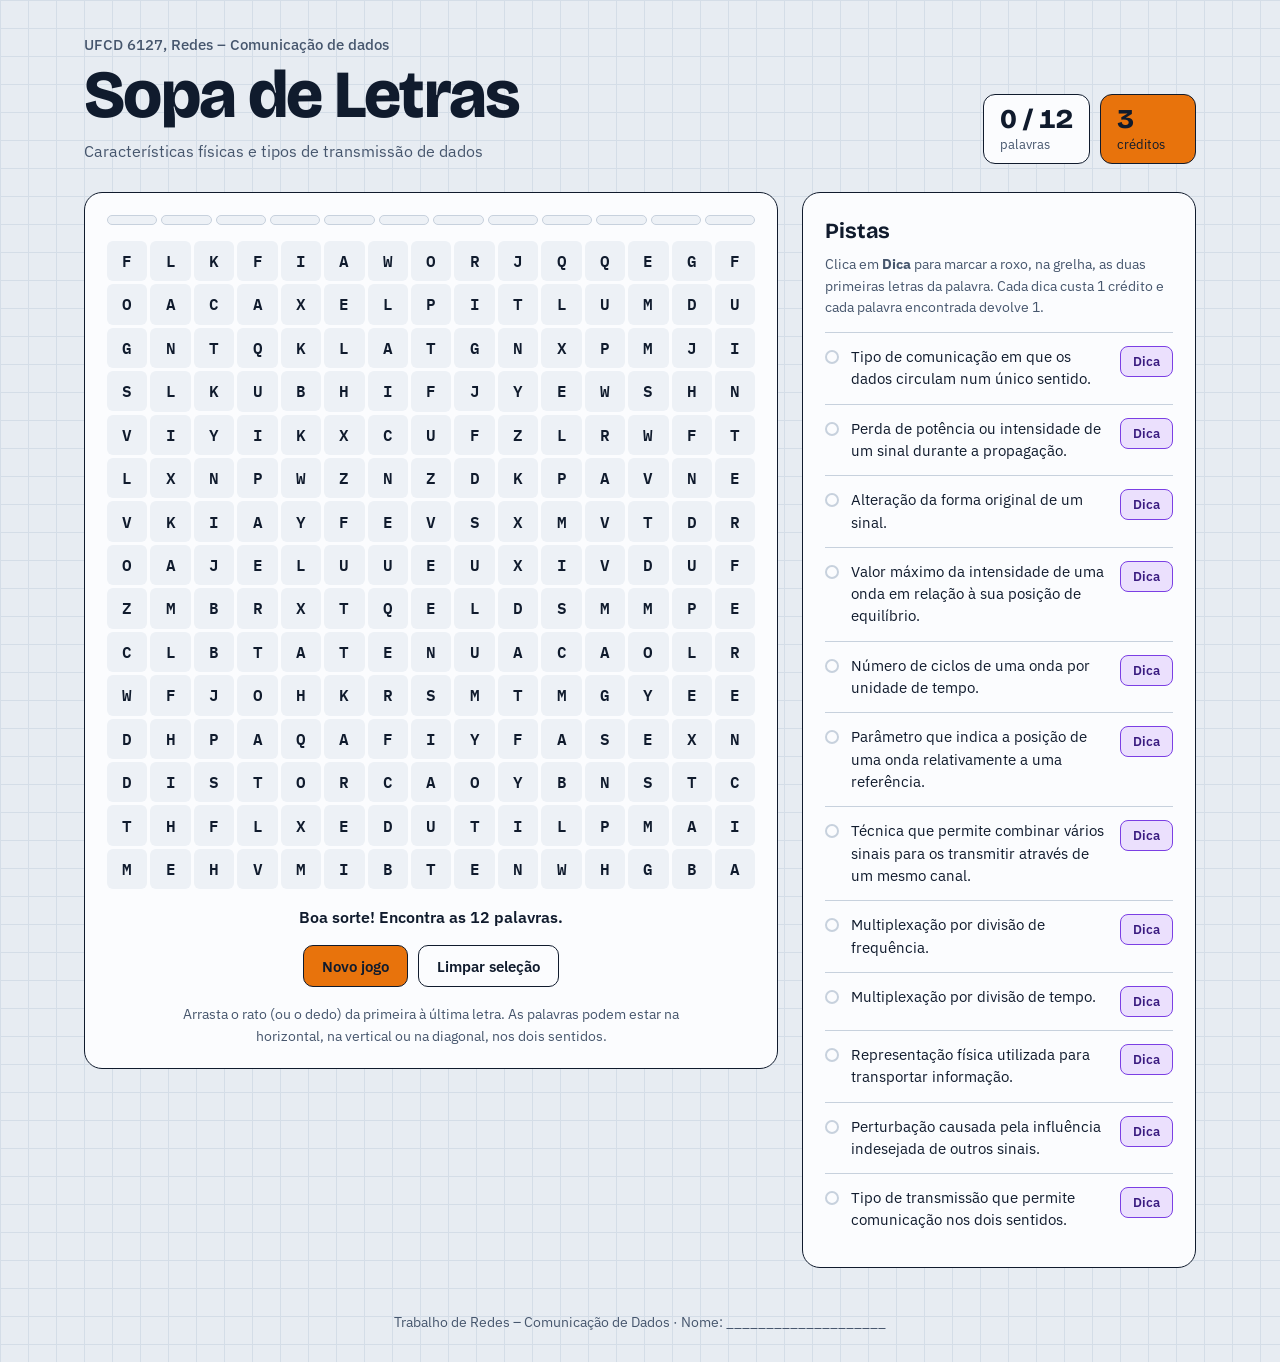
<file: index.html>
<!DOCTYPE html>
<html lang="pt">
<head>
  <meta charset="UTF-8">
  <meta name="viewport" content="width=device-width, initial-scale=1.0">
  <title>Sopa de Letras | Redes e Comunicação de Dados</title>
  <link rel="preconnect" href="https://fonts.googleapis.com">
  <link rel="preconnect" href="https://fonts.gstatic.com" crossorigin>
  <link href="https://fonts.googleapis.com/css2?family=Bricolage+Grotesque:opsz,wght@12..96,600..800&family=IBM+Plex+Mono:wght@500;600&family=IBM+Plex+Sans:wght@400;500;600&display=swap" rel="stylesheet">
  <link rel="stylesheet" href="style.css">
  <script src="config.js" defer></script>
  <script src="script.js" defer></script>
</head>
<body>
  <header class="top">
    <div class="top-title">
      <p class="course">UFCD 6127, Redes – Comunicação de dados</p>
      <h1>Sopa de Letras</h1>
      <p class="subtitle">Características físicas e tipos de transmissão de dados</p>
    </div>
    <div class="status" aria-label="Estado do jogo">
      <div class="stat">
        <span class="stat-value" id="counter">0 / 12</span>
        <span class="stat-label">palavras</span>
      </div>
      <div class="stat stat-credits">
        <span class="stat-value" id="credits">3</span>
        <span class="stat-label">créditos</span>
      </div>
    </div>
  </header>

  <main>
    <section class="board" aria-labelledby="board-title">
      <h2 id="board-title" class="visually-hidden">Grelha</h2>
      <div class="cable" id="progress" role="progressbar" aria-label="Palavras encontradas" aria-valuemin="0" aria-valuemax="12" aria-valuenow="0"></div>
      <div id="grid" aria-label="Grelha da sopa de letras"></div>
      <p id="message" aria-live="polite">Boa sorte!</p>
      <div class="actions">
        <button id="restart" type="button">Novo jogo</button>
        <button class="secondary" id="clear" type="button">Limpar seleção</button>
      </div>
      <p class="help">Arrasta o rato (ou o dedo) da primeira à última letra. As palavras podem estar na horizontal, na vertical ou na diagonal, nos dois sentidos.</p>
    </section>

    <aside class="clues-panel" aria-labelledby="clues-title">
      <h2 id="clues-title">Pistas</h2>
      <p class="hint-instructions">Clica em <strong>Dica</strong> para marcar a roxo, na grelha, as duas primeiras letras da palavra. Cada dica custa 1 crédito e cada palavra encontrada devolve 1.</p>
      <div class="clues" id="clues"></div>
    </aside>
  </main>

  <footer>
    Trabalho de Redes – Comunicação de Dados · Nome: ____________________
  </footer>

  <dialog id="reveal" aria-labelledby="reveal-word">
    <article class="reveal-card">
      <figure class="reveal-media">
        <img id="reveal-img" alt="">
      </figure>
      <div class="reveal-body">
        <p class="reveal-status" id="reveal-status">Palavra encontrada</p>
        <h3 id="reveal-word"></h3>
        <p class="reveal-meaning" id="reveal-meaning"></p>
        <div class="reveal-actions">
          <button id="reveal-close" type="button">Continuar</button>
        </div>
      </div>
    </article>
  </dialog>
</body>
</html>
</file>
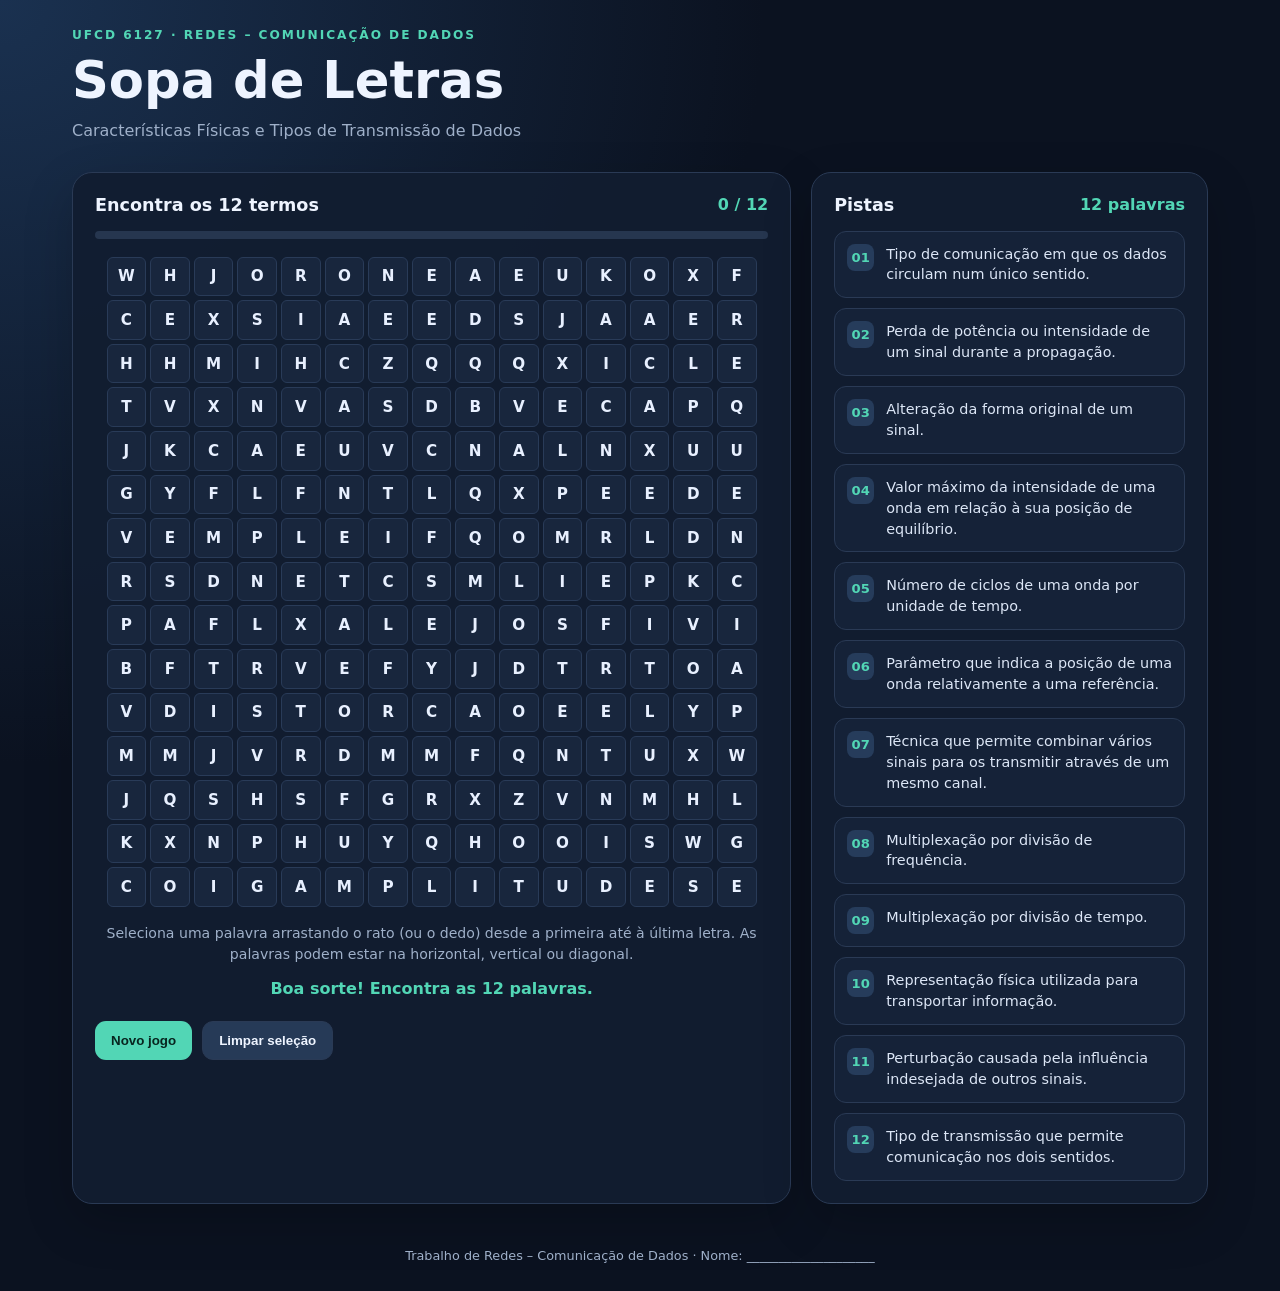
<file: sopa_de_letras_base.html>
<!DOCTYPE html>
<html lang="pt">
<head>
  <meta charset="UTF-8">
  <meta name="viewport" content="width=device-width, initial-scale=1.0">
  <title>Sopa de Letras | Redes e Comunicação de Dados</title>
  <style>
    :root {
      --bg: #0b1220;
      --panel: #121d30;
      --panel-2: #18263d;
      --text: #eef4ff;
      --muted: #9fb0c9;
      --accent: #52d6b5;
      --accent-2: #6ea8fe;
      --border: #2a3a55;
      --found: #1d806e;
      --wrong: #b94b5a;
    }
    * { box-sizing: border-box; }
    body {
      margin: 0;
      min-height: 100vh;
      color: var(--text);
      background: radial-gradient(circle at top left, #1a3150 0, var(--bg) 42%);
      font-family: Inter, system-ui, -apple-system, "Segoe UI", sans-serif;
    }
    header {
      max-width: 1180px;
      margin: auto;
      padding: 28px 22px 18px;
    }
    .eyebrow {
      color: var(--accent);
      text-transform: uppercase;
      letter-spacing: .16em;
      font-size: .76rem;
      font-weight: 800;
    }
    h1 { margin: 8px 0; font-size: clamp(2rem, 5vw, 3.2rem); }
    header p { color: var(--muted); margin: 0; line-height: 1.6; }
    main {
      max-width: 1180px;
      margin: auto;
      padding: 10px 22px 44px;
      display: grid;
      grid-template-columns: minmax(0, 1.45fr) minmax(280px, .8fr);
      gap: 20px;
    }
    .panel {
      background: rgba(18, 29, 48, .94);
      border: 1px solid var(--border);
      border-radius: 20px;
      padding: 22px;
      box-shadow: 0 18px 50px #0003;
    }
    .panel-heading {
      display: flex;
      align-items: center;
      justify-content: space-between;
      gap: 12px;
      margin-bottom: 16px;
    }
    h2 { font-size: 1.1rem; margin: 0; }
    .counter {
      color: var(--accent);
      font-weight: 800;
      font-variant-numeric: tabular-nums;
    }
    #grid {
      display: grid;
      grid-template-columns: repeat(15, minmax(0, 1fr));
      gap: 4px;
      width: 100%;
      max-width: 650px;
      margin: 0 auto;
      touch-action: none;
      user-select: none;
    }
    .cell {
      aspect-ratio: 1;
      display: grid;
      place-items: center;
      border-radius: 6px;
      background: var(--panel-2);
      border: 1px solid #293b58;
      color: #e8f0ff;
      font-size: clamp(.58rem, 1.5vw, .95rem);
      font-weight: 750;
      cursor: crosshair;
      transition: background .12s, transform .12s;
    }
    .cell.selected { background: #315d83; border-color: var(--accent-2); }
    .cell.found { background: var(--found); border-color: #42c8a9; color: white; }
    .help {
      text-align: center;
      color: var(--muted);
      font-size: .88rem;
      line-height: 1.5;
      margin: 16px 0 0;
    }
    .clues { display: grid; gap: 10px; }
    .clue {
      display: flex;
      gap: 12px;
      align-items: flex-start;
      padding: 12px;
      border: 1px solid var(--border);
      border-radius: 12px;
      background: #152238;
    }
    .clue-number {
      flex: 0 0 27px;
      height: 27px;
      display: grid;
      place-items: center;
      border-radius: 8px;
      background: #263c5b;
      color: var(--accent);
      font-weight: 800;
      font-size: .82rem;
    }
    .clue p { margin: 0; color: #dce6f6; font-size: .9rem; line-height: 1.45; }
    .clue.done { opacity: .58; border-color: var(--found); }
    .clue.done p { text-decoration: line-through; }
    .actions { display: flex; flex-wrap: wrap; gap: 10px; margin-top: 18px; }
    button {
      border: 0;
      border-radius: 11px;
      padding: 11px 16px;
      font-weight: 800;
      cursor: pointer;
      background: var(--accent);
      color: #08251f;
    }
    button.secondary { background: #263a57; color: var(--text); border: 1px solid var(--border); }
    button:hover { filter: brightness(1.08); }
    #message {
      min-height: 24px;
      margin-top: 14px;
      color: var(--accent);
      font-weight: 700;
      text-align: center;
    }
    .progress-track {
      height: 8px;
      background: #26364f;
      border-radius: 99px;
      overflow: hidden;
      margin: 10px 0 18px;
    }
    #progress {
      height: 100%;
      width: 0%;
      background: linear-gradient(90deg, var(--accent), var(--accent-2));
      transition: width .25s;
    }
    footer {
      text-align: center;
      color: var(--muted);
      font-size: .8rem;
      padding: 0 20px 28px;
    }
    @media (max-width: 850px) {
      main { grid-template-columns: 1fr; }
      #grid { max-width: 560px; }
    }
    @media (max-width: 420px) {
      header { padding-inline: 14px; }
      main { padding-inline: 12px; }
      .panel { padding: 14px; }
      #grid { gap: 2px; }
      .cell { border-radius: 4px; }
    }
  </style>
</head>
<body>
  <header>
    <div class="eyebrow">UFCD 6127 · Redes – Comunicação de dados</div>
    <h1>Sopa de Letras</h1>
    <p>Características Físicas e Tipos de Transmissão de Dados</p>
  </header>

  <main>
    <section class="panel">
      <div class="panel-heading">
        <h2>Encontra os 12 termos</h2>
        <span class="counter" id="counter">0 / 12</span>
      </div>
      <div class="progress-track"><div id="progress"></div></div>
      <div id="grid" aria-label="Grelha da sopa de letras"></div>
      <p class="help">Seleciona uma palavra arrastando o rato (ou o dedo) desde a primeira até à última letra. As palavras podem estar na horizontal, vertical ou diagonal.</p>
      <div id="message" aria-live="polite">Boa sorte!</div>
      <div class="actions">
        <button id="restart">Novo jogo</button>
        <button class="secondary" id="clear">Limpar seleção</button>
      </div>
    </section>

    <aside class="panel">
      <div class="panel-heading">
        <h2>Pistas</h2>
        <span class="counter">12 palavras</span>
      </div>
      <div class="clues" id="clues"></div>
    </aside>
  </main>

  <footer>
    Trabalho de Redes – Comunicação de Dados · Nome: ____________________
  </footer>

<script>
  // Podes alterar as palavras e as definições nesta lista.
  // Escreve as palavras sem espaços, acentos ou hífenes.
  const terms = [
    { word: "SIMPLEX", clue: "Tipo de comunicação em que os dados circulam num único sentido." },
    { word: "ATENUACAO", clue: "Perda de potência ou intensidade de um sinal durante a propagação." },
    { word: "DISTORCAO", clue: "Alteração da forma original de um sinal." },
    { word: "AMPLITUDE", clue: "Valor máximo da intensidade de uma onda em relação à sua posição de equilíbrio." },
    { word: "FREQUENCIA", clue: "Número de ciclos de uma onda por unidade de tempo." },
    { word: "FASE", clue: "Parâmetro que indica a posição de uma onda relativamente a uma referência." },
    { word: "MULTIPLEXACAO", clue: "Técnica que permite combinar vários sinais para os transmitir através de um mesmo canal." },
    { word: "FDM", clue: "Multiplexação por divisão de frequência." },
    { word: "TDM", clue: "Multiplexação por divisão de tempo." },
    { word: "SINAL", clue: "Representação física utilizada para transportar informação." },
    { word: "INTERFERENCIA", clue: "Perturbação causada pela influência indesejada de outros sinais." },
    { word: "DUPLEX", clue: "Tipo de transmissão que permite comunicação nos dois sentidos." }
  ];

  const SIZE = 15;
  const gridElement = document.getElementById("grid");
  const cluesElement = document.getElementById("clues");
  const messageElement = document.getElementById("message");
  const counterElement = document.getElementById("counter");
  const progressElement = document.getElementById("progress");

  let board = [];
  let placements = [];
  let found = new Set();
  let selected = [];
  let pointerStart = null;
  let isDragging = false;

  const directions = [
    [0, 1], [1, 0], [1, 1], [-1, 1],
    [0, -1], [-1, 0], [-1, -1], [1, -1]
  ];

  function createBoard() {
    board = Array.from({ length: SIZE }, () => Array(SIZE).fill(""));
    placements = [];

    // Coloca cada palavra numa direção aleatória.
    terms.forEach((term) => {
      let placed = false;
      for (let attempt = 0; attempt < 1200 && !placed; attempt++) {
        const [dr, dc] = directions[Math.floor(Math.random() * directions.length)];
        const row = Math.floor(Math.random() * SIZE);
        const col = Math.floor(Math.random() * SIZE);
        const endRow = row + dr * (term.word.length - 1);
        const endCol = col + dc * (term.word.length - 1);

        if (endRow < 0 || endRow >= SIZE || endCol < 0 || endCol >= SIZE) continue;

        let fits = true;
        for (let i = 0; i < term.word.length; i++) {
          const r = row + dr * i, c = col + dc * i;
          if (board[r][c] && board[r][c] !== term.word[i]) { fits = false; break; }
        }
        if (!fits) continue;

        const cells = [];
        for (let i = 0; i < term.word.length; i++) {
          const r = row + dr * i, c = col + dc * i;
          board[r][c] = term.word[i];
          cells.push(`${r},${c}`);
        }
        placements.push({ word: term.word, cells });
        placed = true;
      }
    });

    // Preenche os espaços vazios com letras aleatórias.
    const alphabet = "ABCDEFGHIJKLMNOPQRSTUVWXYZ";
    for (let r = 0; r < SIZE; r++) {
      for (let c = 0; c < SIZE; c++) {
        if (!board[r][c]) board[r][c] = alphabet[Math.floor(Math.random() * alphabet.length)];
      }
    }
  }

  function renderClues() {
    cluesElement.innerHTML = "";
    terms.forEach((term, index) => {
      const item = document.createElement("div");
      item.className = "clue";
      item.id = `clue-${term.word}`;
      item.innerHTML = `<span class="clue-number">${String(index + 1).padStart(2, "0")}</span><p>${term.clue}</p>`;
      cluesElement.appendChild(item);
    });
  }

  function renderGrid() {
    gridElement.innerHTML = "";
    for (let r = 0; r < SIZE; r++) {
      for (let c = 0; c < SIZE; c++) {
        const cell = document.createElement("div");
        cell.className = "cell";
        cell.textContent = board[r][c];
        cell.dataset.row = r;
        cell.dataset.col = c;
        gridElement.appendChild(cell);
      }
    }
    updateFoundCells();
  }

  function cellKey(row, col) { return `${row},${col}`; }

  function getCellFromPoint(x, y) {
    const element = document.elementFromPoint(x, y);
    const cell = element && element.closest(".cell");
    return cell ? { row: Number(cell.dataset.row), col: Number(cell.dataset.col) } : null;
  }

  function lineCells(start, end) {
    const drRaw = end.row - start.row;
    const dcRaw = end.col - start.col;
    const steps = Math.max(Math.abs(drRaw), Math.abs(dcRaw));
    if (steps === 0) return [cellKey(start.row, start.col)];
    if (!(drRaw === 0 || dcRaw === 0 || Math.abs(drRaw) === Math.abs(dcRaw))) return [];
    const dr = Math.sign(drRaw), dc = Math.sign(dcRaw);
    return Array.from({ length: steps + 1 }, (_, i) => cellKey(start.row + dr * i, start.col + dc * i));
  }

  function showSelection(cells) {
    document.querySelectorAll(".cell.selected").forEach(el => el.classList.remove("selected"));
    selected = cells;
    cells.forEach(key => {
      const [r, c] = key.split(",").map(Number);
      const el = gridElement.querySelector(`.cell[data-row="${r}"][data-col="${c}"]`);
      if (el && !el.classList.contains("found")) el.classList.add("selected");
    });
  }

  function checkSelection() {
    const chosen = selected.join("|");
    const reversed = [...selected].reverse().join("|");
    const match = placements.find(p =>
      !found.has(p.word) &&
      (p.cells.join("|") === chosen || p.cells.join("|") === reversed)
    );

    if (match) {
      found.add(match.word);
      document.getElementById(`clue-${match.word}`).classList.add("done");
      messageElement.textContent = `Correto! Encontraste ${match.word}.`;
      updateFoundCells();
      updateProgress();
      if (found.size === terms.length) {
        messageElement.textContent = "Parabéns! Encontraste todas as 12 palavras!";
      }
    } else if (selected.length > 1) {
      messageElement.textContent = "Essa sequência não corresponde a uma palavra. Tenta novamente!";
    }
    showSelection([]);
  }

  function updateFoundCells() {
    const foundCells = new Set();
    placements.filter(p => found.has(p.word)).forEach(p => p.cells.forEach(c => foundCells.add(c)));
    gridElement.querySelectorAll(".cell").forEach(cell => {
      const key = cellKey(Number(cell.dataset.row), Number(cell.dataset.col));
      cell.classList.toggle("found", foundCells.has(key));
    });
  }

  function updateProgress() {
    counterElement.textContent = `${found.size} / ${terms.length}`;
    progressElement.style.width = `${(found.size / terms.length) * 100}%`;
  }

  gridElement.addEventListener("pointerdown", (event) => {
    const cell = event.target.closest(".cell");
    if (!cell) return;
    event.preventDefault();
    pointerStart = { row: Number(cell.dataset.row), col: Number(cell.dataset.col) };
    isDragging = true;
    gridElement.setPointerCapture?.(event.pointerId);
    showSelection([cellKey(pointerStart.row, pointerStart.col)]);
  });

  gridElement.addEventListener("pointermove", (event) => {
    if (!isDragging || !pointerStart) return;
    const end = getCellFromPoint(event.clientX, event.clientY);
    if (end) showSelection(lineCells(pointerStart, end));
  });

  gridElement.addEventListener("pointerup", (event) => {
    if (!isDragging) return;
    isDragging = false;
    const end = getCellFromPoint(event.clientX, event.clientY);
    if (end) showSelection(lineCells(pointerStart, end));
    checkSelection();
    pointerStart = null;
  });

  gridElement.addEventListener("pointercancel", () => {
    isDragging = false;
    pointerStart = null;
    showSelection([]);
  });

  document.getElementById("clear").addEventListener("click", () => {
    showSelection([]);
    messageElement.textContent = "Seleção limpa. Continua a procurar!";
  });

  document.getElementById("restart").addEventListener("click", startGame);

  function startGame() {
    found = new Set();
    selected = [];
    pointerStart = null;
    isDragging = false;
    createBoard();
    renderClues();
    renderGrid();
    updateProgress();
    messageElement.textContent = "Boa sorte! Encontra as 12 palavras.";
  }

  startGame();
</script>
</body>
</html>
</file>
<file: style.css>
/* ---------- Tokens ---------- */
:root {
  --paper: #E7ECF2;
  --paper-line: #D4DDE7;
  --surface: #FBFCFE;
  --ink: #101B2D;
  --ink-soft: #46566D;
  --line: #C7D1DD;
  --cell: #EDF1F6;
  --signal: #E8730C;
  --signal-soft: #FFE2C7;
  --hint: #7B3FE4;
  --hint-soft: #EBE0FD;
  --focus: #2A5FC4;

  --font-display: "Bricolage Grotesque", "Segoe UI", system-ui, sans-serif;
  --font-body: "IBM Plex Sans", system-ui, -apple-system, "Segoe UI", sans-serif;
  --font-grid: "IBM Plex Mono", ui-monospace, "Cascadia Mono", Consolas, monospace;
}

* { box-sizing: border-box; }

.visually-hidden {
  position: absolute;
  width: 1px; height: 1px;
  overflow: hidden;
  clip: rect(0 0 0 0);
  white-space: nowrap;
}

body {
  margin: 0;
  min-height: 100vh;
  color: var(--ink);
  font-family: var(--font-body);
  line-height: 1.5;
  background-color: var(--paper);
  background-image:
    linear-gradient(var(--paper-line) 1px, transparent 1px),
    linear-gradient(90deg, var(--paper-line) 1px, transparent 1px);
  background-size: 28px 28px;
}

:focus-visible {
  outline: 3px solid var(--focus);
  outline-offset: 2px;
}

/* ---------- Cabeçalho ---------- */
.top {
  max-width: 1160px;
  margin: 0 auto;
  padding: 34px 24px 22px;
  display: flex;
  align-items: flex-end;
  justify-content: space-between;
  gap: 24px;
}

.course { margin: 0 0 6px; color: var(--ink-soft); font-size: .92rem; font-weight: 500; }

h1 {
  margin: 0;
  font-family: var(--font-display);
  font-weight: 800;
  font-size: clamp(2.4rem, 6.5vw, 4.2rem);
  line-height: 1;
  letter-spacing: -.025em;
}

.subtitle { margin: 10px 0 0; color: var(--ink-soft); font-size: 1.02rem; max-width: 46ch; }

.status { display: flex; gap: 10px; flex: 0 0 auto; }

.stat {
  min-width: 96px;
  padding: 10px 16px 9px;
  background: var(--surface);
  border: 1.5px solid var(--ink);
  border-radius: 12px;
  display: flex;
  flex-direction: column;
  align-items: flex-start;
}

.stat-value {
  font-family: var(--font-display);
  font-weight: 800;
  font-size: 1.7rem;
  line-height: 1.1;
  font-variant-numeric: tabular-nums;
}

.stat-label { font-size: .8rem; color: var(--ink-soft); }
.stat-credits { background: var(--signal); }
.stat-credits .stat-label { color: var(--ink); }

.stat-credits.pulse { animation: bump .35s ease-out; }
@keyframes bump { 40% { transform: translateY(-4px); } }

/* ---------- Estrutura ---------- */
main {
  max-width: 1160px;
  margin: 0 auto;
  padding: 6px 24px 44px;
  display: grid;
  grid-template-columns: minmax(0, 1.5fr) minmax(300px, .85fr);
  gap: 24px;
  align-items: start;
}

.board, .clues-panel {
  background: var(--surface);
  border: 1.5px solid var(--ink);
  border-radius: 18px;
  padding: 22px;
}

h2 { margin: 0 0 6px; font-family: var(--font-display); font-weight: 700; font-size: 1.35rem; letter-spacing: -.01em; }

/* ---------- Progresso (cabo com 12 fios) ---------- */
.cable {
  display: grid;
  grid-template-columns: repeat(12, 1fr);
  gap: 4px;
  margin: 0 auto 16px;
  max-width: 650px;
}

.cable .wire {
  height: 10px;
  border-radius: 99px;
  background: var(--cell);
  border: 1px solid var(--line);
  transition: background-color .25s, border-color .25s;
}

.cable .wire.on { background: var(--c); border-color: var(--c); }

/* ---------- Grelha ---------- */
#grid {
  display: grid;
  grid-template-columns: repeat(15, minmax(0, 1fr));
  gap: 3px;
  width: 100%;
  max-width: 650px;
  margin: 0 auto;
  touch-action: none;
  user-select: none;
  -webkit-user-select: none;
}

.cell {
  aspect-ratio: 1;
  display: grid;
  place-items: center;
  border-radius: 6px;
  background: var(--cell);
  color: var(--ink);
  font-family: var(--font-grid);
  font-size: clamp(.62rem, 1.6vw, 1rem);
  font-weight: 600;
  cursor: crosshair;
}

.cell.hint { background: var(--hint); color: #fff; }
.cell.selected { background: var(--signal-soft); color: var(--ink); box-shadow: inset 0 0 0 2px var(--signal); }
.cell.found { background: var(--c); color: #fff; box-shadow: none; }

#message {
  min-height: 1.6em;
  margin: 16px 0 0;
  text-align: center;
  font-weight: 600;
}

.actions { display: flex; flex-wrap: wrap; justify-content: center; gap: 10px; margin-top: 14px; }

.help {
  margin: 16px auto 0;
  max-width: 62ch;
  text-align: center;
  color: var(--ink-soft);
  font-size: .9rem;
}

/* ---------- Botões ---------- */
button {
  font-family: var(--font-body);
  font-size: .95rem;
  font-weight: 600;
  padding: 10px 18px;
  border-radius: 10px;
  border: 1.5px solid var(--ink);
  background: var(--signal);
  color: var(--ink);
  cursor: pointer;
  transition: transform .1s;
}

button:hover:not(:disabled) { transform: translateY(-1px); }
button:active:not(:disabled) { transform: translateY(1px); }
button.secondary { background: var(--surface); }

/* ---------- Pistas ---------- */
.hint-instructions { margin: 0 0 14px; color: var(--ink-soft); font-size: .9rem; }

.clues { display: flex; flex-direction: column; }

.clue {
  display: grid;
  grid-template-columns: 14px 1fr auto;
  gap: 12px;
  align-items: start;
  padding: 13px 0;
  border-top: 1px solid var(--line);
}

.clue-dot {
  width: 14px; height: 14px;
  margin-top: 4px;
  border-radius: 50%;
  border: 2px solid var(--line);
  background: transparent;
}

.clue-content { min-width: 0; }
.clue p { margin: 0; font-size: .93rem; }

.clue-word {
  display: none;
  margin-top: 4px;
  font-family: var(--font-display);
  font-weight: 700;
  font-size: 1.05rem;
}

.hint-result { display: none; margin-top: 8px; font-size: .85rem; color: var(--ink-soft); }
.hint-result.show { display: flex; align-items: center; gap: 8px; }

.hint-chip {
  font-family: var(--font-grid);
  font-weight: 600;
  letter-spacing: .12em;
  padding: 2px 8px;
  border-radius: 6px;
  background: var(--hint);
  color: #fff;
}

.hint-button, .view-button {
  padding: 6px 12px;
  font-size: .82rem;
  border-radius: 8px;
  background: var(--hint-soft);
  border-color: var(--hint);
  color: #3A1B80;
}

.hint-button:disabled { opacity: .5; cursor: default; }
.view-button { background: var(--surface); border-color: var(--ink); color: var(--ink); }

.clue.done .clue-dot { background: var(--c); border-color: var(--c); }
.clue.done .clue-word { display: block; }
.clue.done p { color: var(--ink-soft); font-size: .85rem; }
.clue.done .hint-result { display: none; }

/* ---------- Diálogo: significado + imagem ---------- */
dialog {
  width: min(600px, calc(100vw - 24px));
  max-height: calc(100vh - 24px);
  padding: 0;
  border: 1.5px solid var(--ink);
  border-radius: 20px;
  overflow: auto;
  background: var(--surface);
  color: var(--ink);
}

dialog::backdrop { background: rgba(16, 27, 45, .6); }
dialog[open] { animation: pop .22s ease-out; }
@keyframes pop { from { opacity: 0; transform: translateY(14px) scale(.97); } }

.reveal-media {
  margin: 0;
  background: #EEF3F8;
  border-bottom: 8px solid var(--c, var(--signal));
}

.reveal-media img { display: block; width: 100%; aspect-ratio: 400 / 260; object-fit: cover; }
.reveal-media.no-image { display: none; }

.reveal-body { padding: 22px 26px 26px; }
.reveal-status { margin: 0 0 4px; color: var(--ink-soft); font-size: .88rem; font-weight: 500; }

h3 {
  margin: 0 0 10px;
  font-family: var(--font-display);
  font-weight: 800;
  font-size: clamp(1.8rem, 5vw, 2.4rem);
  line-height: 1.1;
  letter-spacing: -.02em;
}

.reveal-meaning { margin: 0; font-size: 1.02rem; max-width: 60ch; }
.reveal-actions { margin-top: 20px; display: flex; justify-content: flex-end; }

footer {
  text-align: center;
  color: var(--ink-soft);
  font-size: .85rem;
  padding: 0 20px 30px;
}

/* ---------- Responsivo ---------- */
@media (max-width: 880px) {
  main { grid-template-columns: 1fr; }
  .top { flex-direction: column; align-items: flex-start; }
}

@media (max-width: 480px) {
  .top { padding: 24px 14px 16px; }
  main { padding-inline: 12px; }
  .board, .clues-panel { padding: 14px; border-radius: 14px; }
  #grid { gap: 2px; }
  .cell { border-radius: 4px; font-size: clamp(.6rem, 3.3vw, .85rem); }
  .stat { min-width: 84px; }
  .reveal-body { padding: 18px; }
}

@media (prefers-reduced-motion: reduce) {
  *, *::before, *::after { animation: none !important; transition: none !important; }
}
</file>
